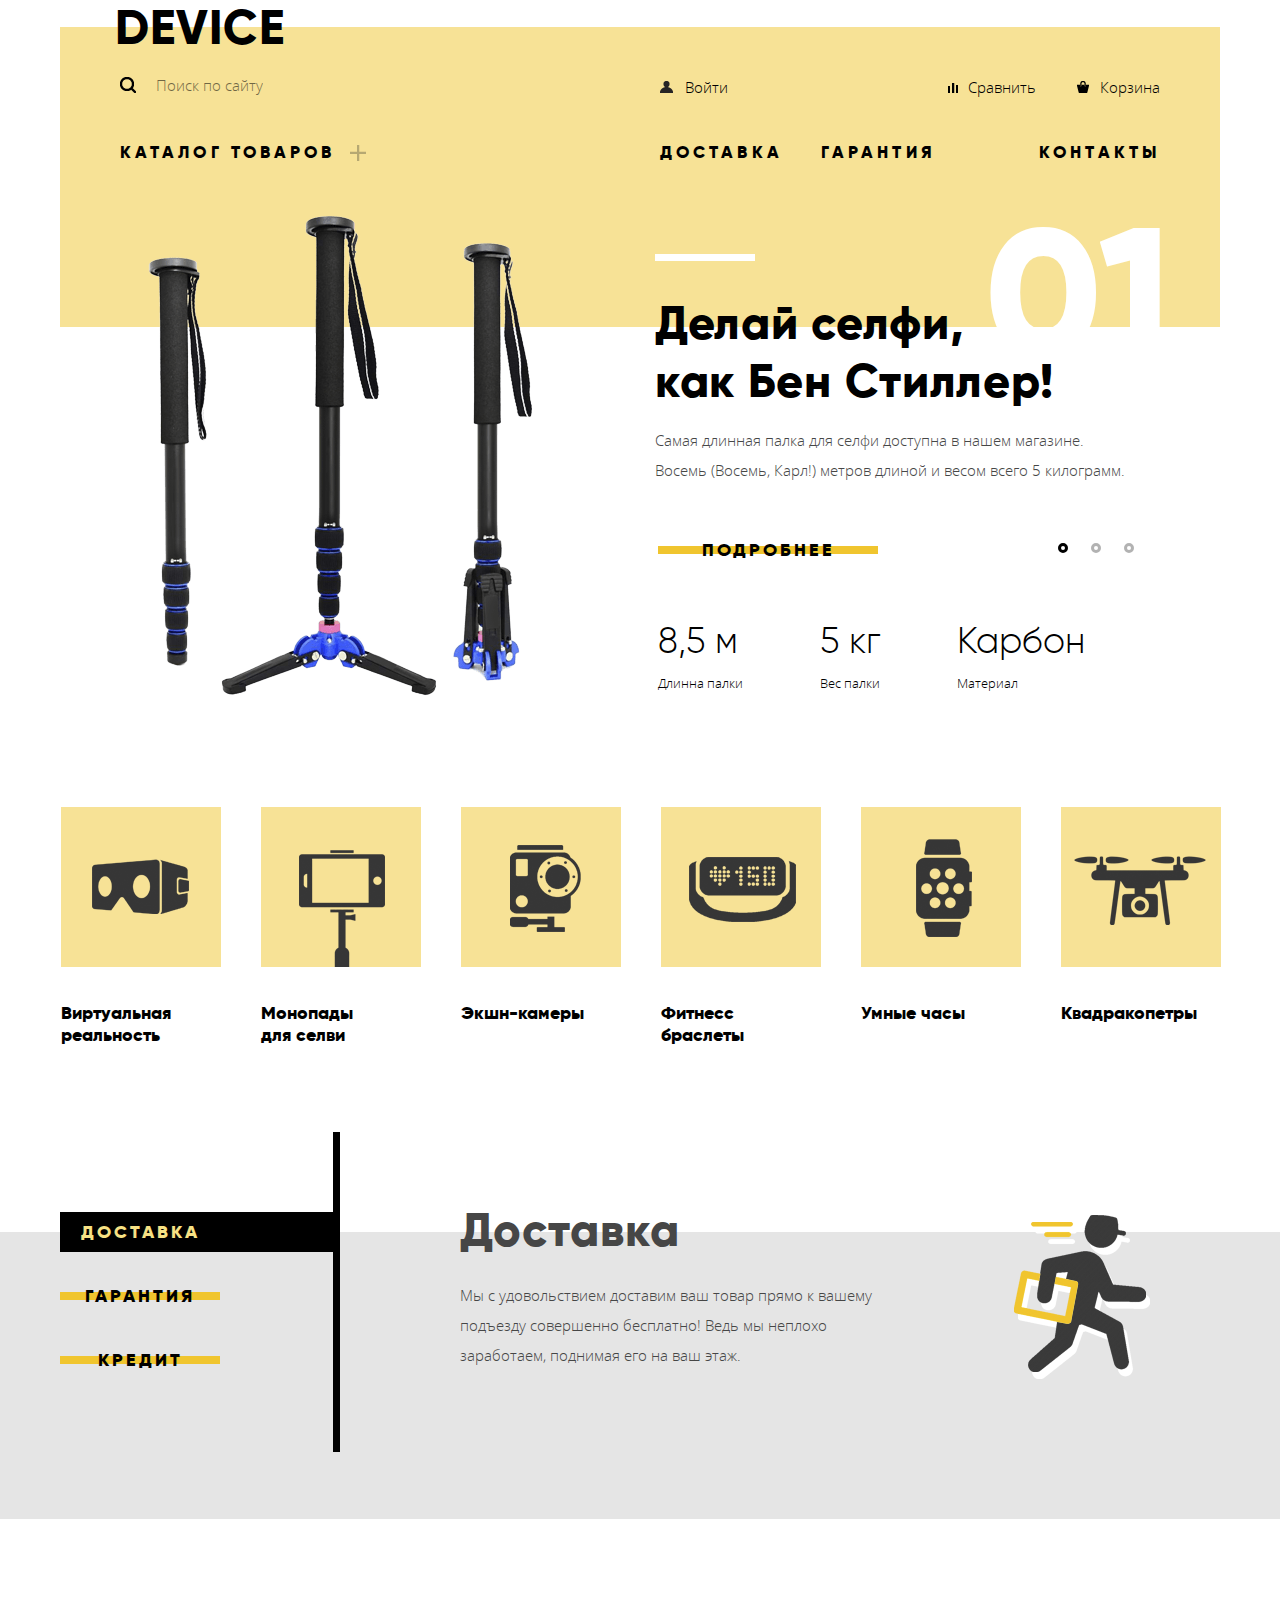
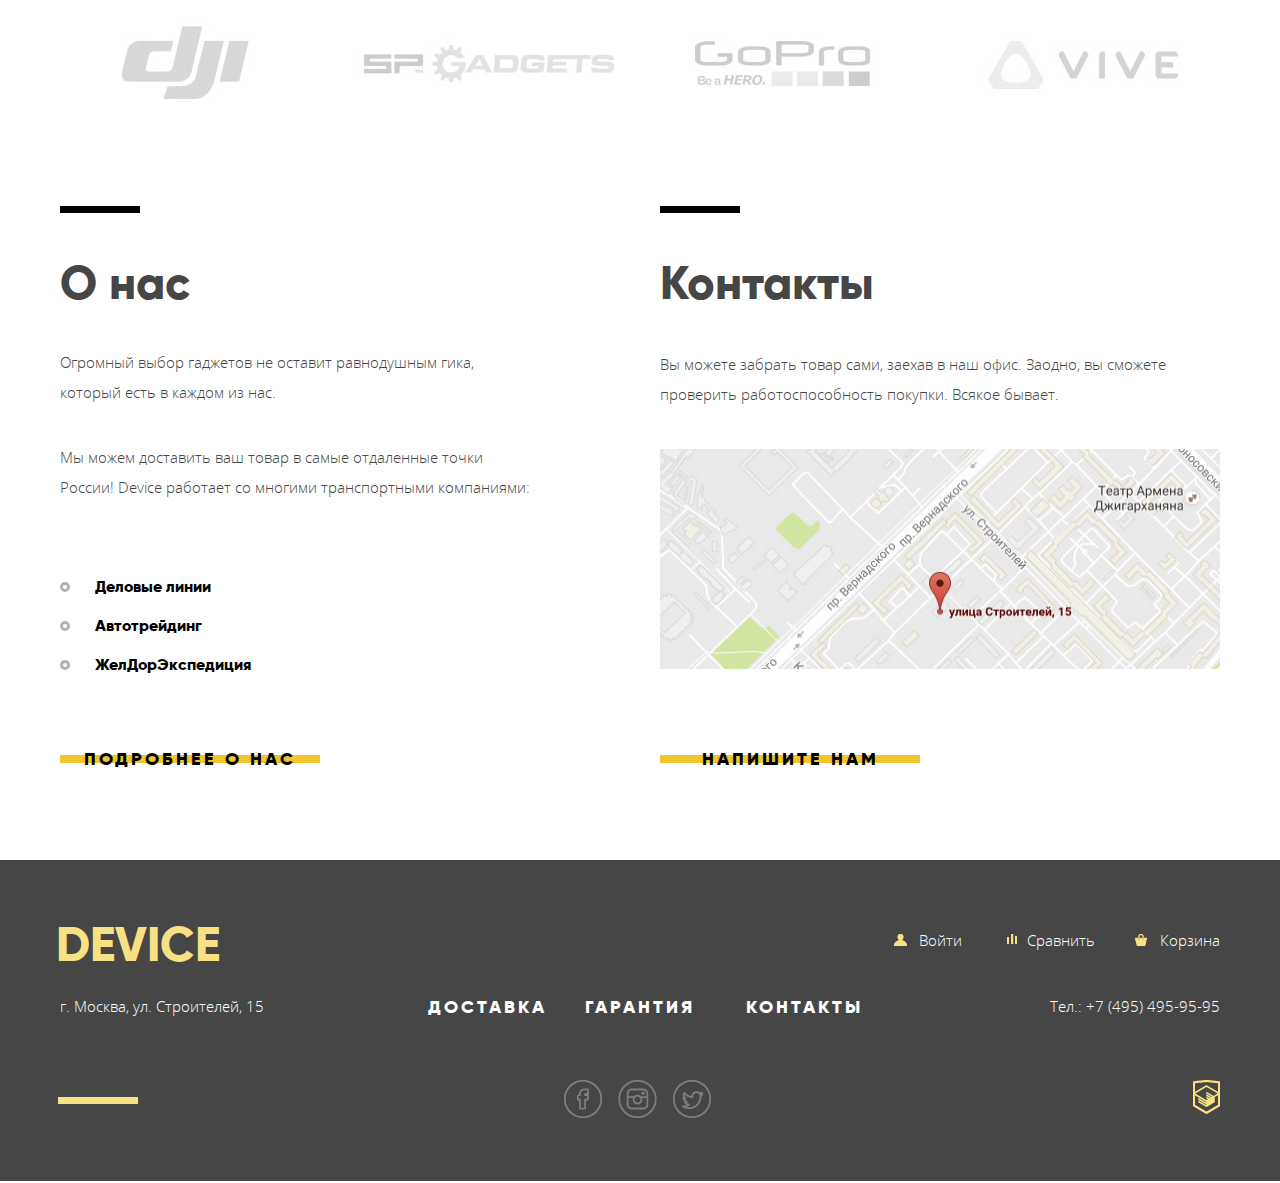
<file: index.html>
<!DOCTYPE html>
<html lang="ru">
    <head>
        <meta charset="utf-8">
        <link rel="stylesheet" href="css/normalize.css">
        <link rel="stylesheet" href="css/style-minimize.css">
        <title>HTML Academy: Девайс</title>
    </head>
    <body>
        <div class="container">
            <div class="header-logo">
                <span>DEVICE</span>
            </div>
            <header class="header clearfix">
                <div class="header-left">
                    <div class="header-search" id="search">
                        <form action="#" method="get">
                            <input type="text" name="search-text" placeholder="Поиск по сайту">
                            <input class="search-btn" type="submit" id="search-btn" name="search-btn" value="Найти">
                        </form>
                    </div>
                    <nav class="main-menu">
                        <a class="catalog-menu" href="#">Каталог товаров</a>
                        <div class="menu-secondary">
                            <ul class="catalog-column1">
                                <li><a href="#">Виртуальная реальность</a></li>
                                <li><a href="catalog.html">Моноподы для селфи</a></li>
                                <li><a href="#">Экшн-камеры</a></li>
                            </ul>
                            <ul class="catalog-column2">
                                <li><a href="#">Фитнес браслеты</a></li>
                                <li><a href="#">Умные часы</a></li>
                            </ul>
                            <ul class="catalog-column3">
                                <li><a href="#">Квадракоптеры</a></li>
                            </ul>
                        </div>
                    </nav>
                </div>
                <div class="header-right">
                    <div class="header-right-top clearfix">
                        <div class="user-block" id="user-block">
                            <a class="header-user" href="#">Войти</a>
                        </div>
                        <div class="report">
                            <a href="#" class="compare">Сравнить</a>
                            <a href="#" class="basket">Корзина</a>
                        </div>
                    </div>
                    <nav class="main-menu clearfix" id="main-menu">
                        <ul class="main-menu-right clearfix">
                            <li><a href="#">Доставка</a></li>
                            <li><a href="#">Гарантия</a></li>
                            <li><a href="#">Контакты</a></li>
                        </ul>
                    </nav>
                </div>
            </header>
        </div>
        <main class="main">
            <div class="slider content clearfix">
                <input type="radio" id="btn-1" name="toggle" checked>
                <input type="radio" id="btn-2" name="toggle">
                <input type="radio" id="btn-3" name="toggle">
                <div class="slide clearfix" id="slide-1">
                    <div class="slider-left">
                        <img class="slider-img" src="img/slide-1.png" width="384" height="486" alt="Селфи Палка">
                    </div>
                    <div class="product-about">
                        <div class="number-slide">
                            <p>01</p>
                        </div>
                        <h2>Делай селфи,<br>как Бен Стиллер!</h2>
                        <p class="product-description">
                            Самая длинная палка для селфи доступна в нашем магазине. Восемь (Восемь, Карл!) метров длиной и весом всего 5 килограмм.
                        </p>
                        <div class="btn-slider">
                            <a class="btn btn-active" href="#">Подробнее</a>
                        </div>
                        <div class="product-info clearfix">
                            <div class="characteristic">
                                <p class="characteristic-value" id="Length-value">8,5 м</p>
                                <p class="characteristic-name" id="Length-name">Длинна палки</p>
                            </div>
                            <div class="characteristic">
                                <p class="characteristic-value" id="weight-value">5 кг</p>
                                <p class="characteristic-name" id="weight-name">Вес палки</p>
                            </div>
                            <div class="characteristic char3">
                                <p class="characteristic-value" id="material-value">Карбон</p>
                                <p class="characteristic-name" id="material-name">Материал</p>
                            </div>
                        </div>
                    </div>
                </div><!--slide-1-->
                <div class="slide clearfix" id="slide-2">
                    <div class="slider-left">
                        <img class="slider-img" src="img/slide-2.png" width="345" height="485" alt="Фитнесс-браслеты">
                    </div>
                    <div class="product-about">
                        <div class="number-slide">
                            <p>02</p>
                        </div>
                        <h2>Худеем<br>правильно!</h2>
                        <p class="product-description">
                            Мотивирующие фитнесс-браслеты помогут найти в себе силы
                            <br>
                            не пропускать занятия и соблюдать диету.
                        </p>
                        <div class="btn-slider">
                            <a class="btn btn-active" href="#">Подробнее</a>
                        </div>
                        <div class="product-info">
                            <div class="characteristic">
                                <p class="characteristic-value" id="charging-value">48 часов</p>
                                <p class="characteristic-name" id="charging-name">Без подзарядки</p>
                            </div>
                        </div>
                    </div>
                </div><!--slide-2-->
                <div class="slide clearfix" id="slide-3">
                    <div class="slider-left">
                        <img class="slider-img" src="img/slide-3.3.png" width="535" height="500" alt="Селфи Палка">
                    </div>
                    <div class="product-about">
                        <h2>Порхает как бобочка,<br>жалит как пчела!</h2>
                        <div class="number-slide">
                            <p>03</p>
                        </div>
                        <p class="product-description">
                            Этот обычный, на первый взгляд, квадрокоптер оснащен
                            <br>
                            мощным лазером, замаскированным под стандартную камеру
                        </p>
                        <div class="btn-slider">
                            <a class="btn btn-active" href="#">Подробнее</a>
                        </div>
                        <div class="product-info">
                            <div class="characteristic">
                                <p class="characteristic-value" id="range-fly-value">800 м</p>
                                <p class="characteristic-name" id="range-fly-name">Дальность полета</p>
                            </div>
                            <div class="characteristic">
                                <p class="characteristic-value" id="attack-range-value">50 м</p>
                                <p class="characteristic-name" id="attack-range-name">Радиус поражения</p>
                            </div>
                        </div>
                    </div>
                </div><!--slide-3-->
                <div class="slider-controls">
                    <label for="btn-1"></label>
                    <label for="btn-2"></label>
                    <label for="btn-3"></label>
                </div>
            </div>
            <div class="popular content clearfix">
                <div class="popular-item">
                    <a href="#">
                        <div class="popular-img">
                            <img src="img/popular-1.png" width="160" height="160" alt="Виртуальная реальность">
                        </div>
                        <p>Виртуальная реальность</p>
                    </a>
                </div>
                <div class="popular-item">
                    <a href="#">
                        <div class="popular-img">
                            <img src="img/popular-2.png" width="160" height="160" alt="Монопады для селфи">
                        </div>
                        <p>Монопады<br>для селви</p>
                    </a>
                </div>
                <div class="popular-item">
                    <a href="#">
                        <div class="popular-img">
                            <img src="img/popular-3.png" width="160" height="160" alt="Экшн-камеры">
                        </div>
                        <p>Экшн-камеры</p>
                    </a>
                </div>
                <div class="popular-item">
                    <a href="#">
                        <div class="popular-img">
                            <img src="img/popular-4.png" width="160" height="160" alt="Фитнес браслеты">
                        </div>
                        <p>Фитнесс<br>браслеты</p>
                    </a>
                </div>
                <div class="popular-item">
                    <a href="#">
                        <div class="popular-img">
                            <img src="img/popular-5.png" width="160" height="160" alt="Умные часы">
                        </div>
                        <p>Умные часы</p>
                    </a>
                </div>
                <div class="popular-item">
                    <a href="#">
                        <div class="popular-img">
                            <img src="img/popular-6.png" width="160" height="160" alt="Квадракопетры">
                        </div>
                        <p>Квадракопетры</p>
                    </a>
                </div>
            </div>
            <div class="service-slider content clearfix">
                <input type="radio" id="service-btn-1" name="service-toogle" checked>
                <input type="radio" id="service-btn-2" name="service-toogle">
                <input type="radio" id="service-btn-3" name="service-toogle">
                <div class="service-slider-tab">
                    <div class="btn-container1">
                        <label for="service-btn-1">
                            <span class="btn-slider-tab btn">Доставка</span>
                        </label>
                    </div>
                    <div class="btn-container2">
                        <label for="service-btn-2">
                            <span class="btn-slider-tab btn">Гарантия</span>
                        </label>
                    </div>
                    <div class="btn-container3">
                        <label for="service-btn-3">
                            <span class="btn-slider-tab btn">Кредит</span>
                        </label>
                    </div>
                </div>
                <div class="servise-slide" id="service-slide1">
                    <div class="slide-txt">
                        <h2>Доставка</h2>
                        <p>
                            Мы с удовольствием доставим ваш товар прямо к вашему подъезду совершенно бесплатно! Ведь мы неплохо заработаем, поднимая его на ваш этаж.
                        </p>
                    </div>
                    <img src="img/delivery.png" width="136" height="164" alt="Доставка">
                </div>
                <div class="servise-slide" id="service-slide2">
                    <div class="slide-txt">
                        <h2>Гарантия</h2>
                        <p>
                            Если из-за возгарания купленного у нас товара у вас сгорит дом — не переживайте, мы выдадим вам новый. Товар, не дом, конечно же.
                        </p>
                    </div>
                    <img src="img/warranty.png" width="171" height="195" alt="Доставка">
                </div>
                <div class="servise-slide" id="service-slide3">
                    <div class="slide-txt">
                        <h2>Кредит</h2>
                        <p>
                            Залезть в долговую яму стало проще! Кредитные консультанты подберут для вас наиболее выгодные условия кредита. Выгодные для нашего банка, разумеется.
                        </p>
                    </div>
                    <img src="img/credit.png" width="156" height="188" alt="Доставка">
                </div>
            </div>
            <div class="decorat-block"></div>
            <div class="logotypes content clearfix">
                <div class="logo-djl"></div>
                <div class="logo-sp-gadgets"></div>
                <div class="logo-gopro"></div>
                <div class="logo-vive"></div>
            </div>
            <div class="info content clearfix">
                <div class="info-about-us">
                    <h2>О нас</h2>
                    <p>
                        Огромный выбор гаджетов не оставит равнодушным гика, который есть в каждом из нас.
                    </p>
                    <p>
                        Мы можем доставить ваш товар в самые   отдаленные точки России! Device работает со многими транспортными компаниями:
                    </p>
                    <ul>
                        <li>Деловые линии</li>
                        <li>Автотрейдинг</li>
                        <li>ЖелДорЭкспедиция</li>
                    </ul>
                    <div class="btn-info">
                        <a href="#" class="btn btn-active">Подробнее о нас</a>
                    </div>
                </div>
                <div class="info-contact">
                    <h2>Контакты</h2>
                    <p>
                        Вы можете забрать товар сами, заехав в наш офис. Заодно, вы сможете проверить работоспособность покупки. Всякое бывает.
                    </p>
                    <a class="info-map" href="#">
                        <img src="img/map.jpg" width="560" height="220" alt="Карта">
                    </a>
                    <div class="btn-info">
                        <a href="#" class="btn btn-active">Напишите нам</a>
                    </div>
                </div>
            </div>
        </main>
        <footer class="footer clearfix">
            <div class="footer-top container clearfix">
                <p class="footer-logo">DEVICE</p>
                <div class="footer-right">
                    <div class="footer-user-block">
                        <a class="footer-user" href="#">Войти</a>
                    </div>
                    <a class="footer-compare" href="#"> Сравнить</a>
                    <a class="footer-basket" href="#">Корзина</a>
                </div>
            </div>
            <div class="footer-average container clearfix">
                <p class="footer-adress">
                    г. Москва, ул. Строителей, 15
                </p>
                <nav class="nav-footer">
                    <ul>
                        <li><a href="#">Доставка</a></li>
                        <li><a href="#">Гарантия</a></li>
                        <li><a href="#">Контакты</a></li>
                    </ul>
                </nav>
                <p class="footer-telephone">
                    Тел.: +7 (495) 495-95-95
                </p>
            </div>
            <div class="footer-bottom container clearfix">
                <div class="footer-decorative-left">
            	</div>
                <div class="social">
                    <a href="http://facebook.com">
                        <div class="facebook social-icon"></div>
                    </a>
                    <a href="#">
                        <div class="insta social-icon"></div>
                    </a>
                    <a href="#">
                        <div class="twitter social-icon"></div>
                    </a>
                </div>
                <a href="#">
                    <div class="htmlacademy-logo"></div>
                </a>
            </div>
        </footer>
        <div class="shadow-block"></div>
        <form class="popup-write-us" action="#" method="post"> 
            <button class="modal-content-close" type="button" title="Закрыть">Закрыть</button>
            <label class="popup-your-name">
                <span>Ваше имя:</span>
                <input type="text" name="Your-name" id="your-name" placeholder="Представьтесь пожалуйста">
            </label>
            <label class="popup-your-e-mail">
                <span>Ваше e-mail:</span>
                <input type="text" name="Your-e-mail" id="your-e-mail" placeholder="Для отправки ответа">
            </label>
            <label class="popup-text-letter">
                <span>Текст письма:</span>
                <textarea rows="10" name="text-letter" id="text-letter" placeholder="В свободной форме"></textarea>
            </label>
            <div class="btn-form-submit">
                <button class="btn btn-form" type="Submit">Отправить</button>
            </div>
        </form>
        <div class="modal-map">
            <button class="modal-content-close" type="button" title="Закрыть">Закрыть</button>
            <script type="text/javascript" charset="utf-8" async src="https://api-maps.yandex.ru/services/constructor/1.0/js/?sid=wK08HLaeyoLsd59z8zO6gf6OUq_rRsgZ&amp;width=960&amp;height=560&amp;lang=ru_RU&amp;sourceType=constructor&amp;scroll=true"></script>
        </div>
        <script src="js/scripts-index-minimize.js"></script>
    </body>
</html>
</file>
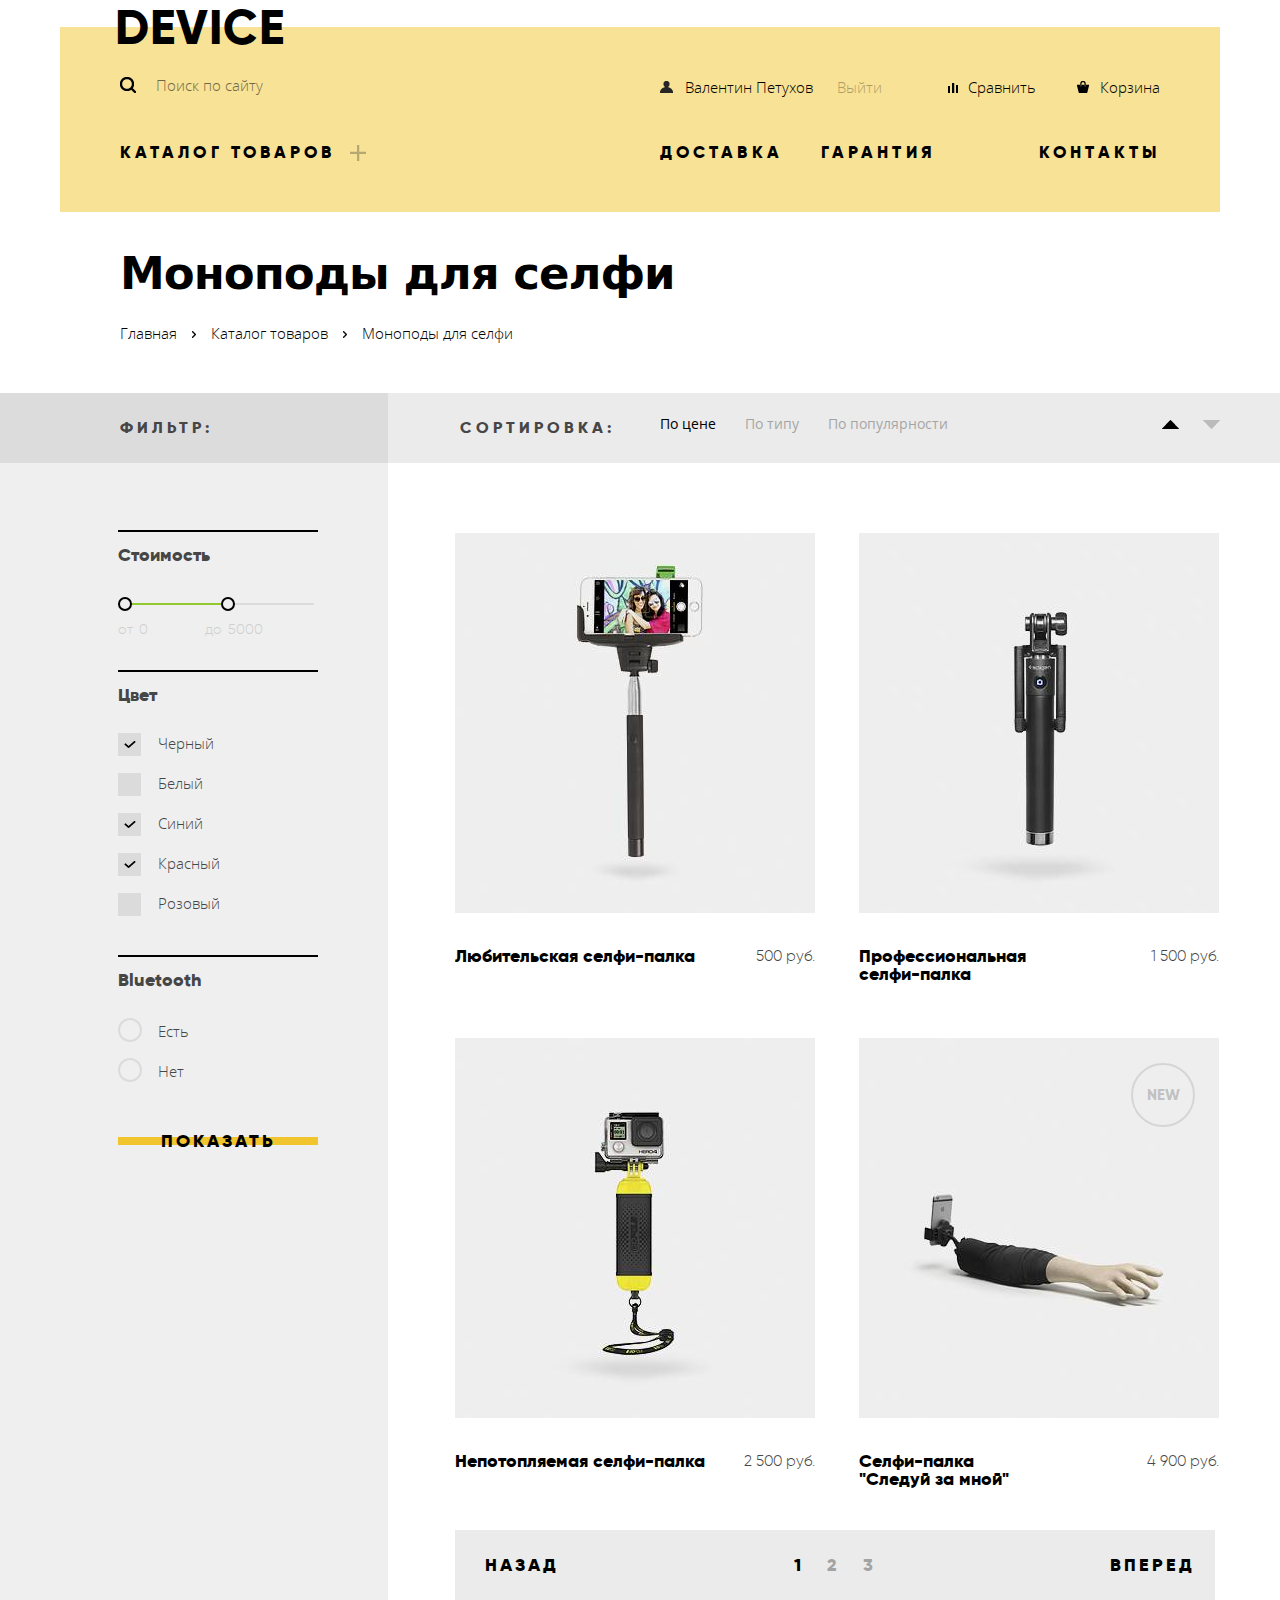
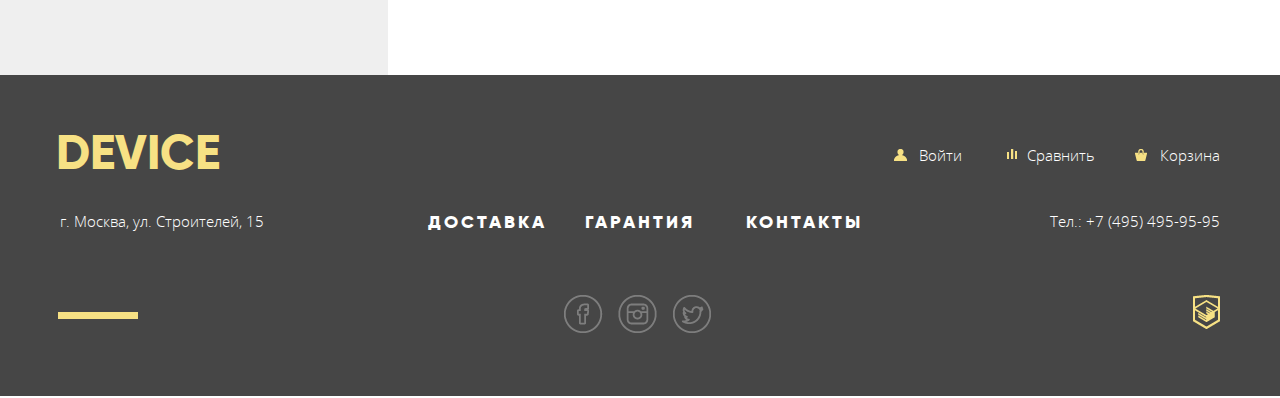
<file: catalog.html>
<!DOCTYPE html>
<html lang="ru">
    <head>
        <meta charset="utf-8">
        <link rel="stylesheet" href="css/normalize.css">
        <link rel="stylesheet" href="css/style-minimize.css">
        <title>HTML Academy: Девайс</title>
    </head>
    <body>
        <div class="container">
            <div class="header-logo">
                <a href="index.html">DEVICE</a>
            </div>
            <header class="header clearfix">
                <div class="header-left">
                    <div class="header-search" id="search">
                        <form action="#" method="get">
                            <input type="text" name="search-text" placeholder="Поиск по сайту">
                            <input class="search-btn" type="submit" name="search-btn" value="Найти">
                        </form>
                    </div>
                    <nav class="main-menu">
                        <a class="catalog-menu" href="#">Каталог товаров</a>
                        <div class="menu-secondary">
                            <ul class="catalog-column1">
                                <li><a href="#">Виртуальная реальность</a></li>
                                <li><a href="#">Моноподы для селфи</a></li>
                                <li><a href="#">Экшн-камеры</a></li>
                            </ul>
                            <ul class="catalog-column2">
                                <li><a href="#">Фитнес браслеты</a></li>
                                <li><a href="#">Умные часы</a></li>
                            </ul>
                            <ul class="catalog-column3">
                                <li><a href="#">Квадракоптеры</a></li>
                            </ul>
                        </div>
                    </nav>
                </div>
                <div class="header-right">
                    <div class="header-right-top clearfix">
                        <div class="user-block" id="user-block">
                            <a class="header-user" href="#">Валентин Петухов</a>
                            <a class="user-out" href="#">Выйти</a>
                        </div>
                        <div class="report">
                            <a href="#" class="compare">Сравнить</a>
                            <a href="#" class="basket">Корзина</a>
                        </div>
                    </div>
                    <nav class="main-menu" id="main-menu">
                        <ul class="main-menu-right clearfix">
                            <li><a href="#">Доставка</a></li>
                            <li><a href="#">Гарантия</a></li>
                            <li><a href="#">Контакты</a></li>
                        </ul>
                    </nav>
                </div>
            </header>
        </div>
        <main class="main catalog-main">
            <div class="container clearfix">
                <div class="site-map align-container" id="site-map">
                    <h1>Моноподы для селфи</h1>
                    <div class="breadcrumbs clearfix">
                        <ul>
                            <li><a href="index.html">Главная</a></li>
                            <li><a href="#">Каталог товаров</a></li>
                            <li><a href="#">Моноподы для селфи</a></li>
                        </ul>
                    </div>
                </div>
            </div>
            <div class="catalog-wraper">
                <div class="catalog-row">
                    <div class="catalog-container container clearfix">
                        <div class="catalog-row-left">
                            <p>Фильтр:</p>
                        </div>
                        <div class="catalog-column-right">
                            <div class="list-top clearfix">
                                <p>Сортировка:</p>
                                <div class="parametr">
                                    <ul>
                                        <li><a class="current" href="#">По цене</a></li>
                                        <li><a href="#">По типу</a></li>
                                        <li><a href="#">По популярности</a></li>
                                    </ul>
                                </div>
                                <div class="sorting">
                                    <ul>
                                        <li><a class="current" href="#"><img src="img/sort-up.png" width="17" height="9" alt="По возрастанию"></a></li>
                                        <li><a href="#"><img src="img/sort-down.png" width="17" height="9" alt="По убыванию"></a></li>
                                    </ul>
                                </div>
                            </div>
                        </div>
                    </div>
                </div>
                <div class="catalog content clearfix">
                    <div class="catalog-filter catalog-column-left">
                        <form class="catalog-form" action="#" method="post">
                            <div class="filter-cost">
                                <h3>Стоимость</h3>
                                <div class="filter-range">
                                    <div class="range-controls">
                                        <div class="scale">
                                            <div class="bar"></div>
                                        </div>
                                        <div class="toggle toggle-min"></div>
                                        <div class="toggle toggle-max"></div>
                                    </div>
                                    <div class="price-controls">
                                        <label class="min-price">от <input name="min-price" type="text" value="0"></label>
                                        <label class="max-price">до <input name="max-price" type="text" value="5000"></label>
                                    </div>
                                </div>
                            </div>
                            <div class="filter-color">
                                <h3>Цвет</h3>
                                <ul>
                                    <li>
                                        <input type="checkbox" id="color-Black" name="color-chek" value="black" checked>
                                        <label for="color-Black">Черный</label>
                                    </li>
                                    <li>
                                        <input type="checkbox" id="color-white" name="color-chek" value="white">
                                        <label for="color-white">Белый</label>
                                    </li>
                                    <li>
                                        <input type="checkbox" id="color-blue" name="color-chek" value="blue" checked>
                                        <label for="color-blue">Синий</label>
                                    </li>
                                    <li>
                                        <input type="checkbox" id="color-red" name="color-chek" value="red" checked>
                                        <label for="color-red">Красный</label>
                                    </li>
                                    <li>
                                        <input type="checkbox" id="color-pink" name="color-chek" value="pink">
                                        <label for="color-pink">Розовый</label>
                                    </li>
                                </ul>
                            </div><!--filter-color-->
                            <div class="filter-bluetooth">
                                <h3>Bluetooth</h3>
                                <ul>
                                    <li>
                                        <input type="radio" id="bluetooth-yes" name="bluetooth" value="yes">
                                        <label for="bluetooth-yes">Есть</label>
                                    </li>
                                    <li>
                                        <input type="radio" id="bluetooth-no" name="bluetooth" value="no">
                                        <label for="bluetooth-no">Нет</label>
                                    </li>
                                </ul>
                            </div><!--filter-bluetooth-->
                            <div class="btn-form-submit">
                                <button class="btn btn-form" type="Submit">Показать</button>
                            </div>
                        </form>
                    </div><!--catalog-column-left-->
                    <div class="catalog-column-right">
                        <div class="list clearfix">
                            <div class="list-item">
                                <img src="img/item-1.jpg" width="360" height="380" alt="Любительская селфи-палка">
                                <div class="item-new">New</div>
                                <div class="list-item-btn">
                                    <a class="add-cart" href="#">
                                        <div class="btn-item">
                                            <span class="btn">В корзину</span>
                                        </div>
                                    </a>
                                    <a class="add-compare" href="#">Добавить к сравнению</a>
                                </div>
                                <div class="list-item-description">
                                    <a class="description-name" href="#">Любительская селфи-палка</a>
                                    <p class="description-price">500 руб.</p>
                                </div>
                            </div>
                            <div class="list-item">
                                <img src="img/item-2.jpg" width="360" height="380" alt="Профессиональная селфи-палка">
                                <div class="item-new">New</div>
                                <div class="list-item-btn">
                                    <a class="add-cart" href="#">
                                        <div class="btn-item">
                                            <span class="btn">В корзину</span>
                                        </div>
                                    </a>
                                    <a class="add-compare" href="#">Добавить к сравнению</a>
                                </div>
                                <div class="list-item-description">
                                    <a class="description-name" href="#">Профессиональная<br>селфи-палка</a>
                                    <p class="description-price">1 500 руб.</p>
                                </div>
                            </div>
                            <div class="list-item">
                                <img src="img/item-3.jpg" width="360" height="380" alt="Непотопляемая селфи-палка">
                                <div class="item-new">New</div>
                                <div class="list-item-btn">
                                    <a class="add-cart" href="#">
                                        <div class="btn-item">
                                            <span class="btn">В корзину</span>
                                        </div>
                                    </a>
                                    <a class="add-compare" href="#">Добавить к сравнению</a>
                                </div>
                                <div class="list-item-description">
                                    <a class="description-name" href="#">Непотопляемая селфи-палка</a>
                                    <p class="description-price">2 500 руб.</p>
                                </div>
                            </div>
                            <div class="list-item">
                                <img src="img/item-4.jpg" width="360" height="380" alt="Селфи-палка следуй за мной">
                                <div class="item-new item-new-show">New</div>
                                <div class="list-item-btn">
                                    <a class="add-cart" href="#">
                                        <div class="btn-item">
                                            <span class="btn">В корзину</span>
                                        </div>
                                    </a>
                                    <a class="add-compare" href="#">Добавить к сравнению</a>
                                </div>
                                <div class="list-item-description">
                                    <a class="description-name" href="#">Селфи-палка<br>"Cледуй за мной"</a>
                                    <p class="description-price">4 900 руб.</p>
                                </div>
                            </div>
                        </div><!--list-->
                        <div class="list-paginator">
                            <div class="list-previous">
                                <a href="#">Назад</a>
                            </div>
                            <div class="list-page">
                                <a class="current" href="#">1</a>
                                <a href="#">2</a>
                                <a href="#">3</a>
                            </div>
                            <div class="list-next">
                                <a href="#">Вперед</a>
                            </div>
                        </div>
                    </div><!--catalog-right-->
                </div><!--catalog-->
            </div>
        </main>
        <footer class="footer clearfix">
            <div class="footer-top container clearfix">
                <p class="footer-logo footer-logo-catalog">DEVICE</p>
                <div class="footer-right">
                    <div class="footer-user-block">
                        <a class="footer-user" href="#">Войти</a>
                    </div>
                    <a class="footer-compare" href="#"> Сравнить</a>
                    <a class="footer-basket" href="#">Корзина</a>
                </div>
            </div>
            <div class="footer-average container clearfix">
                <p class="footer-adress">
                    г. Москва, ул. Строителей, 15
                </p>
                <nav class="nav-footer">
                    <ul>
                        <li><a href="#">Доставка</a></li>
                        <li><a href="#">Гарантия</a></li>
                        <li><a href="#">Контакты</a></li>
                    </ul>
                </nav>
                <p class="footer-telephone">
                    Тел.: +7 (495) 495-95-95
                </p>
            </div>
            <div class="footer-bottom container clearfix">
                <div class="footer-decorative-left">
            	</div>
                <div class="social">
                    <a href="http://facebook.com">
                        <div class="facebook social-icon"></div>
                    </a>
                    <a href="#">
                        <div class="insta social-icon"></div>
                    </a>
                    <a href="#">
                        <div class="twitter social-icon"></div>
                    </a>
                </div>
                <a href="#">
                    <div class="htmlacademy-logo"></div>
                </a>
            </div>
        </footer>
        <script src="js/scripts-catalog-minimize.js"></script>
    </body>
</html>
</file>
<file: css/style-minimize.css>
@font-face {font-family: 'Open Sans';src: local("OpenSans"),url("../fonts/opensans.woff");}@font-face {font-family: 'Open Sans light';src: local("Open Sans light"),url("../fonts/opensanslight.woff");}@font-face {font-family: 'Gilroy Light';src: local("Gilroy Light"),url("../fonts/gilroylight.woff");}@font-face {font-family: 'Gilroy ExtraBold';src: local("Gilroy ExtraBold"),url("../fonts/gilroyextrabold.woff");}body {color: #464646;font-size: 15px;font-style: normal;font-family: Open Sans light, Tahoma, Sans;}h1 {color: black;font-size: 45px;font-family: Gilroy Extra bold, Tahoma, Sans;letter-spacing: -1px;}.site-map h1 {margin-top: 35px;margin-bottom: 23px;}a {text-decoration: none;color: black;}.clearfix::after {content: "";display: table;clear: both;}.header-logo {font-family: Gilroy ExtraBold, sans-serif;width: 1050px;margin-left: auto;margin-right: auto;margin-top: -2px;letter-spacing: 1px;font-size: 48px;color: #000;}.header-logo a {color: #000;}.container {width: 1200px;margin-left: auto;margin-right: auto;}.header {font-family: Open Sans light, Arial, sans-serif;width: 1040px;height: 185px;padding-left: 60px;padding-right: 60px;background-color: #f7e296;margin-top: -30px;margin-left: auto;margin-right: auto;}.header-search {margin-bottom: 35px;}.header-search input[type="text"] {height: 45px;outline: none;border: none;width: 355px;background: url("../img/search.png") no-repeat;background-position: center left;padding-left: 36px;line-height: 10px;box-sizing: border-box;}.header-search input[type="text"]:focus{outline: none;height: 43px;border-bottom: 2px solid black;}.header-search input[type="submit"] {width: 81px;outline: none;background: none;height: 45px;margin-left: -4px;border: 2px solid black;}.header-search input[type="submit"]:hover {color: #ffffff;background: #000000;}.header-search input[type="submit"]:active {color: #b2b2b2;}.search-btn {display: none;}.menu-secondary {display: none;position: absolute;z-index: 1;left: -60px;width: 1100px;height: 135px;margin: 0;padding-top: 30px;padding-left: 60px;font-family: "Open Sans Light", "Arial", sans-serif;font-size: 15px;letter-spacing: 0;text-transform: none;background-color: #f7e296;}.catalog-column1 {width: 220px;float: left;margin-right: 40px;padding: 0;}.catalog-column2 {width: 160px;float: left;margin-right: 40px;padding: 0;}.catalog-column3 {width: 160px;float: left;margin-right: 40px;padding: 0;}.menu-secondary ul {margin: 0;}.menu-secondary li {margin-bottom: 15px;}.header-left {width: 500px;float: left;margin-right: 20px;margin-top: 25px;}.header-search {margin-top: 10px;}.header-right {width: 500px;float: right;margin-top: 50px;}.user-block {width: 260px;float: left;}.user-out {opacity: 0.3;}.header-user {margin-right: 20px;}.header-user::before {float: left;content: "";width: 15px;height: 15px;background: url("../img/user.png") no-repeat;position: relative;top: 4px;margin-right: 10px;}.report {float: right;width: 192px;}.compare {float: left;position: relative;}.compare::before {float: left;content: "";width: 15px;height: 15px;background: url("../img/compare.png") no-repeat;position: absolute;top: 6px;left: -20px;}.basket {position: relative;text-align: right;float: right;width: 85px;}.basket::before {float: left;content: "";width: 15px;height: 15px;background: url("../img/cart.png") no-repeat;position: absolute;top: 4px;left: 2px;}.main-menu {position: relative;margin-top: 35px;font-size: 17px;font-family: Gilroy ExtraBold, Arial, sans-serif;text-transform: uppercase;letter-spacing: 4.1px;}.catalog-menu::after {display: inline-block;vertical-align: top;width: 16px;height: 16px;content: "";position: relative;top: 3px;background: url("../img/plus.png") no-repeat;margin-left: 14px;}.main-menu:hover .menu-secondary {display: block;}.menu-secondary:hover {display: block;}.header-right .main-menu ul {padding-left: 0;margin: 0;}.main-menu ul,.nav-footer ul,.breadcrumbs ul,.parametr ul,.sorting ul {list-style: none;}.main-menu a,.nav-footer a,.header-right a {text-decoration: none;}.main-menu li,.nav-footer li,.breadcrumbs li,.parametr li,.sorting li {display: inline-block;vertical-align: top;}.main {margin-bottom: 81px;}.main-menu-right li {margin-right: 30px;vertical-align: top;}.nav-footer li:first-child {margin-right: 30px;}.nav-footer li {margin-right: 43px;vertical-align: top;}.main-menu-right li:last-child {float: right;margin: 0;}.breadcrumbs {display: block;margin-bottom: 50px;}.breadcrumbs ul,.sorting ul {margin: 0;padding: 0;}.parametr li {margin-right: 25px;}.sorting li:first-child {margin-right: 20px;}.breadcrumbs li {position: relative;margin-right: 15px;}.breadcrumbs a {padding-right: 15px;}.breadcrumbs li::after {position: absolute;top: 8px;content: "";width: 19px;height: 7px;background: url("../img/broadcrumbs-delimetr.png") no-repeat;}.breadcrumbs li:last-child::after {display: none;}.nav-footer a {color: #fff;}.content {width: 1190px;margin-left: auto;margin-right: auto;padding: 0 5px;}.slider {margin-bottom: 95px;height: 500px;color:black;position: relative;}.slider::before {position: absolute;left: 0;right: 0;content: "";width: 1160px;height: 115px;margin: 0 auto;background-color: #f7e296;z-index: -1;}.slider-left {float: left;width: 590px;}.slider-img {display: block;margin-left: auto;margin-right: auto}.number-slide {position: absolute;top: -8px;left: 0;right: 60px;height: 179.2px;z-index: -1;}.product-about h2 {margin-top: 80px;letter-spacing: 0.7px;}.number-slide p {margin: 0;margin-right: 2px;text-align: right;font-family: Gilroy ExtraBold, Arial, sans-serif;line-height: 180px;font-size: 185px;color: #ffffff;}.number-slide p::before {width: 100px;height: 7px;content: "";position: absolute;left: 0;top: 50px;background-color: #ffffff;}.product-about {float: right;width: 580px;position: relative;padding-top: 82px;}.product-description {width: 480px;margin-bottom: 45px;}.product-about h2,.slide-txt h2,.info-about-us h2,.info-contact h2 {margin: 0;font-size: 47px;font-family: Gilroy ExtraBold, Arial, sans-serif;font-weight: normal;}.btn-slider {width: 220px;height: 40px;position: relative;text-align: center;margin-bottom: 50px;margin-left: 3px;}.btn {line-height: 40px;letter-spacing: 3px;font-size: 18px;font-family: Gilroy ExtraBold, Arial, sans-serif;text-transform: uppercase;}.btn-active:active {opacity: 0.3;}.btn::before {position: absolute;top: 16px;bottom: 16px;left: 0;right: 0;content: "";background-color: #f0c52e;z-index: -1;}.btn-slider-tab:hover {background-color: #f0c52e;color: #000000;}.btn-slider:hover {background-color: #f0c52e;}.product-about>p,.info-abiut-us p {font-family: Open Sans light, Arial, sans-serif;color: #464646;line-height: 30px;}.product-info {width: 480px;padding: 0 3px;}.characteristic {display: inline-block;vertical-align: top;float: left;font-size: 0;margin-right: 77px;}.char3 {margin-right: 0;}.characteristic-value {font-size: 36px;font-family: Gilroy Light, Arial, sans-serif;margin-bottom: 12px;margin-top: 0;}p .characteristic-value {margin-bottom: 55px;}.characteristic-name {font-size: 13px;font-family: Open Sans Light, Arial, sans-serif;margin: 0;}.slide {display: none;}.slider > input[type="radio"],.service-slider > input[type="radio"]{display: none;position: absolute;}.slider-controls {position: absolute;bottom: 159px;right: 82px;width: 100px;z-index: 1;font-size: 0;}.slider-controls label {display: inline-block;width: 4px;height: 4px;margin-right: 23px;vertical-align: top;background-color: transparent;border: 3px solid #000000;opacity: 0.3;border-radius: 50%;cursor: pointer;}#btn-1:checked ~ #slide-1,#btn-2:checked ~ #slide-2,#btn-3:checked ~ #slide-3 {display: block;}#btn-1:checked ~ .slider-controls label[for="btn-1"],#btn-2:checked ~ .slider-controls label[for="btn-2"],#btn-3:checked ~ .slider-controls label[for="btn-3"]{opacity: 1;}.popular {margin-bottom: 68px;padding-left: 36px;font-size: 18px;font-family: "Gilroy ExtraBold", "Arial", sans-serif;}.popular-item {float: left;width: 160px;margin-right: 40px;}.popular-item:last-child {float: right;margin-right: 30px;}.popular-img {width: 160px;height: 160px;background-color: #f7e296;margin-bottom: 35px;}.popular-img:hover {background-color: #f0c52e;}.popular-item a:active,.popular-item img:active {opacity: 0.3;color: #b2b2b2;}.service-slider {width: 1160px;}.service-slider-tab {float: left;height: 240px;width: 273px;margin-right: 112px;border-right: 7px solid #000;padding-top: 80px;}.btn-container1,.btn-container2,.btn-container3 {width: 273px;height: 40px;margin-bottom: 24px;position: relative;color: #000000;}.service-slider-tab label {cursor: pointer;}#service-btn-1:checked ~ .service-slider-tab .btn-container1,#service-btn-2:checked ~ .service-slider-tab .btn-container2,#service-btn-3:checked ~ .service-slider-tab .btn-container3 {background-color: #000;color: #f7e184;}.servise-slide {display: none;}#service-btn-1:checked ~ #service-slide1,#service-btn-2:checked ~ #service-slide2,#service-btn-3:checked ~ #service-slide3 {display: block;}.btn-slider-tab {position: relative;float: left;width: 160px;height: 40px;text-align: center;}.btn:active::before {opacity: 0;}.servise-slide {float: right;width: 760px;margin-top: 83px;}.slide-txt {float: left;width: 435px;line-height: 30px;}.slide-txt h2 {margin-bottom: 35px;letter-spacing: 1px;}.servise-slide img {float: right;margin-right: 70px;}.decorat-block {background-color: #e5e5e5;width: 100%;min-width: 1200px;height: 287px;margin-top: -220px;margin-bottom: 95px;position: relative;z-index: -2;}.logotypes {width: 1165px;font-size: 0;margin-bottom: 140px;}.logo-djl {float: left;width: 260px;height: 100px;background: url("../img/logo-djl.jpg") no-repeat;margin-right: 40px;}.logo-djl:hover {background: url("../img/logo-djl-hvr.jpg") no-repeat;}.logo-sp-gadgets {float: left;width: 260px;height: 100px;background: url("../img/logo-sp-gadgets.jpg") no-repeat;margin-right: 40px;}.logo-sp-gadgets:hover {background: url("../img/logo-sp-gadgets-hvr.jpg") no-repeat;}.logo-gopro {float: left;width: 260px;height: 100px;background: url("../img/logo-gopro.jpg") no-repeat;margin-right: 40px;}.logo-gopro:hover {background: url("../img/logo-gopro-hvr.jpg") no-repeat;}.logo-vive {float: left;width: 260px;height: 100px;background: url("../img/logo-vive.jpg") no-repeat;}.logo-vive:hover {background: url("../img/logo-vive-hvr.jpg") no-repeat;}.logotypes img {margin-right: 40px;}.logotypes img:nth-child(4) {margin-right: 0;}.info {width: 1160px;}.info-about-us {float: left;width: 470px;margin-right: 40px;position: relative;}.info-about-us::before {width: 80px;height: 7px;content: "";position: absolute;top: -48px;background-color: #000000;}.info-about-us p {margin-top: 35px;margin-bottom: 25px;line-height: 30px;}.info-about-us ul {padding-left: 25px;margin-top: 75px;margin-bottom: 65px;color: #000000;list-style: none;}.info-about-us li {font-family: Gilroy ExtraBold, Arial, sans-serif;font-size: 16px;margin: 0;margin-bottom: 20px;padding-left: 10px;position: relative;}.info-about-us li::before {position: absolute;width: 4px;height: 4px;content: "";top: 5px;left: -25px;border: 3px solid #b2b2b2;border-radius: 50%;}.info-map {display: block;margin-bottom: 66px;}.btn-info {position: relative;width: 260px;text-align: center;cursor: pointer;}.btn-info:hover {background-color: #f0c52e;}.info-contact {float: right;width: 560px;position: relative;}.info-contact:before {width: 80px;height: 7px;content: "";position: absolute;top: -48px;background-color: #000000;}.info-contact p {margin-top: 37px;line-height: 30px;margin-bottom: 40px;}.footer {background-color: #464646;color: #fff;min-width: 1200px;padding: 0 5px;}.footer a {color: #fff;}.footer p,.footer ul {margin-top: 0;margin-bottom: 0;}.footer-top {padding-top: 55px;margin-bottom: 22px;}.footer-user {float: right;}.footer-user:before {float: left;content: "";width: 15px;height: 15px;background: url("../img/user-footer.png") no-repeat;position: relative;top: 4px;margin-right: 10px;}.footer-compare {margin-right: 40px;}.footer-compare:before {float: left;content: "";width: 15px;height: 15px;background: url("../img/compare-yellow.png") no-repeat;position: relative;top: 4px;margin-right: 5px;}.footer-basket {float: right;}.footer-basket:before {float: left;content: "";width: 15px;height: 15px;background: url("../img/cart-yellow.png") no-repeat;position: relative;top: 4px;margin-right: 10px;}.footer-average {width: 1160px;margin-bottom: 62px;}.footer-bottom {margin-bottom: 63px;}.footer-logo {float: left;color: #f7e184;font-family: Gilroy ExtraBold, sans-serif;font-size: 48px;padding-left: 16px;}.footer-logo:hover {color: #f0c52e;}.footer-logo:active {color: #f0c52e;opacity: 0.3;}.footer-right {float: right;padding: 15px 20px;}.footer-user-block {width: 260px;float: left;margin-right: 45px;}.footer-adress {float: left;width: 260px;margin-right: 25px;}.nav-footer {display: inline-block;vertical-align: top;font-family: Gilroy ExtraBold, Arial, sans-serif;font-size: 18px;text-transform: uppercase;letter-spacing: 3px;width: 600px;text-align: center;}.nav-footer ul {display: inline-block;vertical-align: top;padding: 0;}.nav-footer li:last-child {margin-right: 0;}.header-right-top {margin-bottom: 45px;}.main-menu a:hover,.header-right-top a:hover,.footer-right a:hover,.nav-footer a:hover {opacity: 0.6;}.main-menu a:active,.header-right-top a:active,.footer-right a:active,.nav-footer a:active {opacity: 0.3;}.footer-telephone {float: right;text-align: right;width: 260px;}.footer-decorative-left {float: left;margin-top: 17px;margin-left: 18px;width: 80px;height: 7px;background-color: #f7e184;}.social {width: 153px;margin-left: auto;margin-right: auto;}.social-icon {float: left;opacity: 0.3;}.social-icon a {margin-right: 15px;}.facebook {width: 39px;height: 38px;background: url("../img/social-icon.png");margin-right: 15px;}.insta {width: 39px;height: 38px;background: url("../img/social-icon.png") -54px;margin-right: 15px;}.twitter {width: 39px;height: 38px;background: url("../img/social-icon.png") -108px;}.facebook:hover,.insta:hover,.twitter:hover {opacity: 0.6;}.facebook:active,.insta:active,.twitter:active {opacity: 0.1;}.htmlacademy-logo {float: right;margin-right: 20px;height: 34px;width: 27px;background: url("../img/htmlacademy.png") no-repeat;}.htmlacademy-logo:hover {background: url("../img/htmlacademy-hvr.png") no-repeat;}.htmlacademy-logo:active {opacity: 0.3;background: url("../img/htmlacademy-hvr.png") no-repeat;}.align-container {width: 1040px;margin-left: auto;margin-right: auto;}.catalog-column-left {float: left;width: 270px;padding-left: 73px;margin-right: 80px;}.catalog-row-left {background-color: #dcdcdc;float: left;width: 268px;height: 70px;padding-left: 80px;margin-right: 70px;}.catalog-row p {float: left;font-family: "Gilroy ExtraBold", "Arial", sans-serif;font-size: 16px;letter-spacing: 4px;text-transform: uppercase;font-weight: normal;line-height: 70px;margin: 0;width: 160px;}.catalog-filter {background-color: #efefef;padding-top: 67px;position: absolute;top: 0;bottom: 0;}.catalog-column-right {float: right;width: 780px;}.list-top {margin-bottom: 70px;height: 70px;}.list-top h2 {float: left;width: 160px;margin-right: 40px;}.catalog {position: relative;}.catalog form {width: 200px;position: relative;}.catalog-form h3 {font-family: Gilroy ExtraBold, Arial, sans-serif;font-size: 18px;font-weight: normal;margin-top: 12px;}.catalog ul {margin: 0;padding: 0;list-style: none;}.catalog-form li {margin-bottom: 20px;}.filter-cost {border-top: 2px solid #000000;margin-bottom: 32px;}.filter-cost h3 {margin-bottom: 37px;}.filter-range {font-family: "Gilroy Light", "Arial", sans-serif;font-size: 14px;color: #cfcfcf;}.range-controls {position: relative;margin-bottom: 15px;}.scale {width: 196px;height: 2px;background-color: #dbdbdb;}.bar {width: 110px;height: 2px;background-color: #91c92f;}.toggle {width: 10px;height: 10px;position: absolute;top: -6px;background-color: #eeeeee;border: 2px solid #000;border-radius: 50%;cursor: pointer;}.toggle-max {right: 83px;}.price-controls input {width: 60px;border: none;background: none;font-family: "Gilroy Light", "Arial", sans-serif;font-size: 14px;color: #cfcfcf;}.filter-color {border-top: 2px solid #000000;margin-bottom: 42px;}.filter-color h3 {margin-bottom: 27px;}.catalog-form input[type="checkbox"],.catalog-form input[type="radio"] {display: none;}.filter-color label,.filter-bluetooth label {padding-left: 40px;position: relative;cursor: pointer;}.filter-color label::before {content: "";width: 23px;height: 23px;position: absolute;left: 0;background-color: #dbdbdb;}.filter-color input[type="checkbox"]:checked ~ label::before {background-image: url("../img/markers.png");background-repeat: no-repeat;background-position: 0 -1px;}.filter-bluetooth {border-top: 2px solid #000000;margin-bottom: 40px;}.filter-bluetooth h3 {margin-bottom: 30px;}.filter-bluetooth label::before {position: absolute;content: "";left: 0;top: -3.5px;width: 20px;height: 20px;border: 2px solid #dbdbdb;border-radius: 50%;}.filter-bluetooth input[type="radio"]:checked ~ label::before {background-image: url("../img/markers.png");background-repeat: no-repeat;background-position: -24.49px -2.52px;}.btn-form-submit {position: relative;float: left;width: 200px;height: 40px;text-align: center;z-index: 1;}.btn-form-submit:hover {background-color: #f0c52e;}.parametr {float: left;width: 500px;padding-top: 5px;}.parametr a {opacity: 0.3;font-family: "Open Sans", "Arial", sans-serif;font-size: 14px;}.parametr a:hover {opacity: 0.6;}.sorting {float: right;width: 63px;margin-right: 15px;padding-top: 20px;}.sorting a:active,.sorting .current {opacity: 1;}.sorting a {opacity: 0.2;}.sorting a:hover {opacity: 0.4;}.list-item {display: inline-block;vertical-align: top;position: relative;margin-bottom: 55px;}.list-item>img {margin-bottom: 30px;}.list-item-btn {position: absolute;opacity: 0;height: 380px;top: 0;left: 0;right: 0;color: black;z-index: 1;}.list-item-btn:hover {opacity: 1;background-color: rgba(255, 255, 255, 0.6);}.list-item-btn .add-cart {position: absolute;top: 50%;left: 50%;transform: translate(-50%, -50%);}.btn-item {position: relative;float: left;width: 200px;height: 40px;text-align: center;text-transform: uppercase;z-index: 1;}.add-compare {position: absolute;left: 50%;top: 225px;transform: translate(-50%, 0%);font-size: 13px;opacity: 0.5;}.add-compare:hover {opacity: 1;}.add-compare:active {opacity: 0.2;}.btn-item:hover {background-color: #f0c52e;}.item-new {position: absolute;display: none;text-align: center;line-height: 60px;top: 25px;right: 24px;width: 60px;height: 60px;border: 2px solid rgba(0, 0, 0, 0.1);border-radius: 50%;font-family: "Gilroy ExtraBold", "Arial", sans-serif;text-transform: uppercase;color: rgba(0, 0, 0, 0.2);}.item-new-show {display: block;}.list-item:nth-child(odd) {margin-right: 40px;}.list-paginator {background-color: #ebebeb;width: 760px;height: 70px;margin-top: -13px;margin-bottom: 75px;font-family: "Gilroy ExtraBold", "Arial", sans-serif;font-size: 18px;text-transform: uppercase;letter-spacing: 3px;text-align: center;}.list-item-description {line-height: 18px;}.description-name {float: left;width: 260px;margin: 0;font-family: "Gilroy ExtraBold", "Arial", sans-serif;font-size: 18px;}.description-price {float: right;font-family: "Gilroy Light", "Arial", sans-serif;margin: 0;letter-spacing: 0.5;}.list-previous {float: left;width: 125px;margin-right: 10px;line-height: 70px;}.list-page {display: inline-block;vertical-align: top;width: 490px;line-height: 70px;text-align: center;}.list-next {float: right;width: 135px;line-height: 70px;}.list-previous a,.list-next a {display: inline-block;vertical-align: top;padding: 0 30px;height: 70px;}.list-previous a:hover,.list-next a:hover {background-color: #d9d9d9;}.list-previous a:active,.list-next a:active {color: #979797;background-color: #d9d9d9;}.list-page a {opacity: 0.3;margin-right: 15px;}.list-page a:last-child {margin: 0;}.list-page .current,.parametr .current {opacity: 1;}.catalog-wraper {background: linear-gradient(to left, #ffffff 75%, #efefef 25%);}.catalog-row {min-width: 1200px;height: 70px;background-color: rgba(0, 0, 0, 0.08);}.btn-form {border: none;background: none;cursor: pointer;height: 40px;outline: none;line-height: 39px;}.btn-form::before {position: absolute;top: 16px;bottom: 16px;left: 0;right: 0;content: "";background-color: #f0c52e;}.modal-map {display: none;position: fixed;top: 50%;left: 50%;transform: translate(-50%, -50%);width: 960px;height: 560px;box-shadow: 0 10px 20px 0 rgba(4, 6, 6, 0.2);}.popup-write-us {display: none;position: fixed;top: 50%;left: 50%;transform: translate(-50%, -50%);padding: 90px 100px;width: 760px;min-height: 365px;background-color: #ffffff;box-shadow: 0 10px 20px 0 rgba(4, 6, 6, 0.2);z-index: 1;}.popup-write-us label {display: block;font-family: "Gilroy ExtraBold", "Arial", sans-serif;font-size: 18px;}.popup-your-name {float: left;width: 360px;margin-right: 40px;}.popup-your-e-mail {float: right;width: 360px;}.popup-text-letter {width: 100%;margin-top: 115px;margin-bottom: 55px;}.popup-write-us input[type="text"] {width: 320px;height: 50px;background-color: #f2f2f2;border-style: none;margin-top: 10px;padding: 0 20px;font-family: "Open Sans", "Arial", sans-serif;font-size: 14px;outline-style: none;}.popup-write-us textarea {width: 720px;height: 115px;background-color: #f2f2f2;border-style: none;margin-top: 10px;padding: 20px 20px;font-family: "Open Sans", "Arial", sans-serif;font-size: 14px;outline-style: none;}.modal-content-close {position: absolute;top: 18px;right: 22px;width: 55px;height: 55px;border-radius: 50%;font-size: 0;background-color: #f7e296;border: 0;outline: 0;cursor: pointer;z-index: 100;}.modal-content-close::before,.modal-content-close::after {content: "";position: absolute;top: 27px;left: 13px;width: 30px;height: 2px;background-color: #ffffff;border-radius: 1px;}.modal-content-close::before {transform: rotate(45deg);}.modal-content-close::after {transform: rotate(-45deg);}.shadow-block {display: none;position: fixed;top: 50%;left: 50%;transform: translate(-50%, -50%);width: 960px;height: 435px;box-shadow: 0 20px 40px 0 rgba(4, 6, 6, 0.75);background-color: #fff;}.modal-content-show {display: block;}.list-item > img {max-width: 360px;}.catalog-main {margin-bottom: 0;}.footer-top .footer-logo-catalog {margin-top: -7px;margin-bottom: 7px;}
</file>
